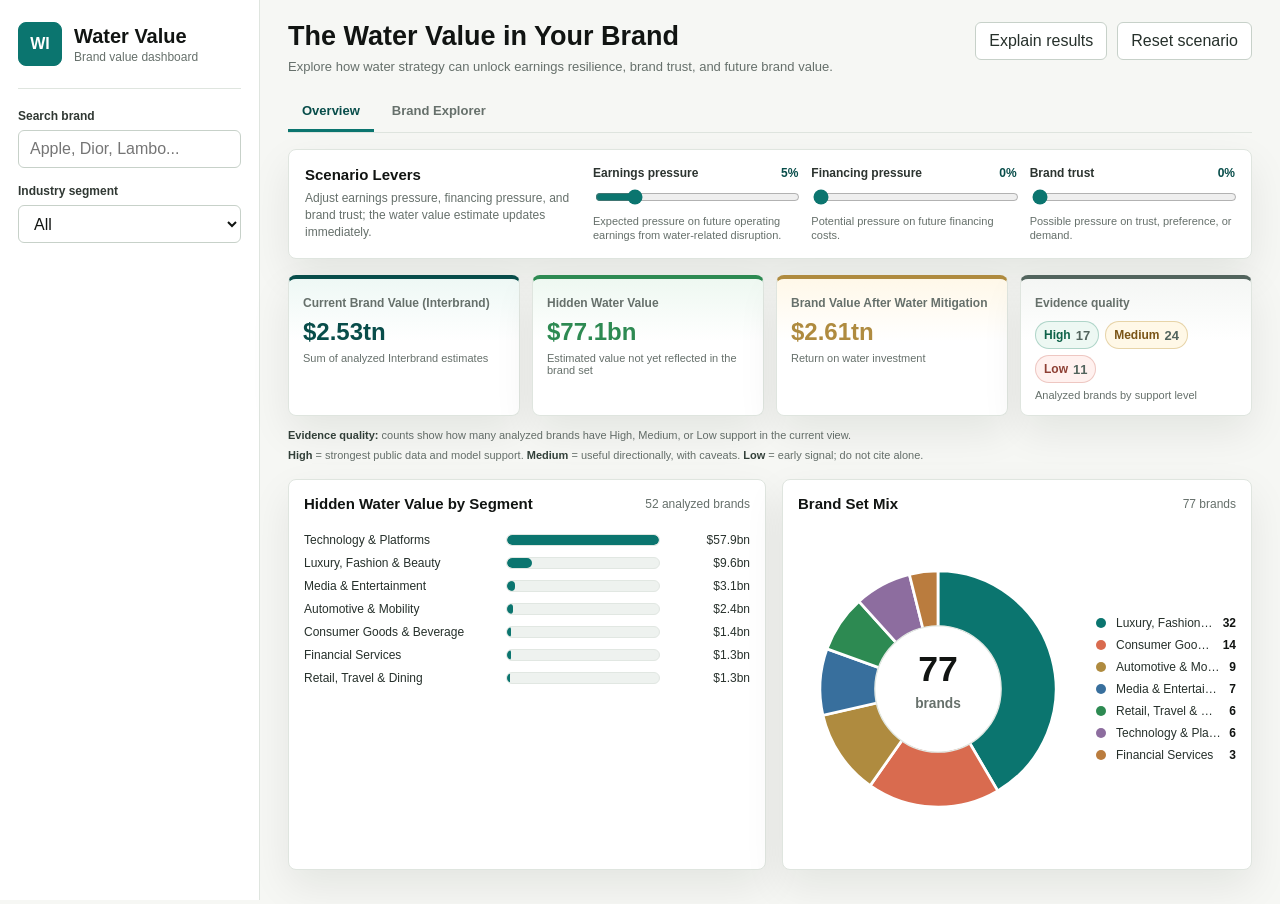
<file: index.html>
<!doctype html>
<html lang="en">
  <head>
    <meta charset="UTF-8" />
    <meta name="viewport" content="width=device-width, initial-scale=1.0" />
    <title>The Water Value in Your Brand | EquariusAI</title>
    <link rel="icon" href="data:," />
    <link rel="stylesheet" href="./styles.css?v=20260622-public-sync" />
  </head>
  <body class="simple-mode">
    <div class="app-shell">
      <aside class="sidebar">
        <div class="brand-lockup">
          <div class="mark">WI</div>
          <div>
            <h1>Water Value</h1>
            <p>Brand value dashboard</p>
          </div>
        </div>

        <label class="field-label" for="searchInput">Search brand</label>
        <input id="searchInput" class="text-input" type="search" placeholder="Apple, Dior, Lambo..." />

        <div class="public-defaults" hidden>
          <input id="adOnly" type="checkbox" />
          <input id="modelableOnly" type="checkbox" />
        </div>

        <label class="field-label" for="segmentFilter">Industry segment</label>
        <select id="segmentFilter" class="select-input"></select>

        <div class="technical-only">
          <div class="filter-block">
            <div class="filter-title">Advanced Filters</div>
            <label class="check-row"><input id="top100Only" type="checkbox" /> 2025 Interbrand Top 100</label>
          </div>

          <label class="field-label" for="qualityFilter">Data quality</label>
          <select id="qualityFilter" class="select-input">
            <option value="All">All</option>
            <option value="High">High</option>
            <option value="Medium">Medium</option>
            <option value="Low">Low</option>
            <option value="Unknown">Unknown</option>
          </select>

          <label class="field-label" for="categoryFilter">Output category</label>
          <select id="categoryFilter" class="select-input"></select>

          <select id="groupFilter" class="select-input" hidden>
            <option value="All">All</option>
          </select>

          <div class="source-box">
            <span>Source workbook</span>
            <strong id="sourceName">Loading...</strong>
            <small id="generatedAt"></small>
          </div>
        </div>
      </aside>

      <main class="dashboard">
        <header class="topbar">
          <div>
            <h2>The Water Value in Your Brand</h2>
            <p>Explore how water strategy can unlock earnings resilience, brand trust, and future brand value.</p>
          </div>
          <div class="top-actions">
            <button id="advancedToggle" class="ghost-button">Explain results</button>
            <button id="resetScenario" class="ghost-button">Reset scenario</button>
            <button id="exportCsv" class="primary-button technical-only">Export visible rows</button>
          </div>
        </header>

        <nav class="tabs" aria-label="Dashboard views">
          <button class="tab active" data-tab="overview">Overview</button>
          <button class="tab" data-tab="explorer">Brand Explorer</button>
          <button class="tab technical-only" data-tab="portfolio">Portfolio</button>
          <button class="tab technical-only" data-tab="backtest">Back-test</button>
          <button class="tab technical-only" data-tab="audit">Audit</button>
        </nav>

        <section class="scenario-panel">
          <div class="scenario-title">
            <h3>Scenario Levers</h3>
            <p>Adjust earnings pressure, financing pressure, and brand trust; the water value estimate updates immediately.</p>
          </div>
          <div class="slider-grid" id="scenarioControls"></div>
        </section>

        <section class="selection-strip" id="selectionStrip" hidden></section>
        <section class="kpi-grid" id="kpiGrid"></section>
        <section class="confidence-footnotes" id="confidenceFootnotes"></section>
        <section class="manager-insights advanced-only" id="managerInsights"></section>

        <section class="tab-panel active" id="overview">
          <div class="two-column">
            <div class="panel wide">
              <div class="panel-head">
                <h3>Hidden Water Value by Segment</h3>
                <span id="sectorChartNote"></span>
              </div>
              <div id="sectorVarChart" class="chart-area"></div>
            </div>
            <div class="panel">
              <div class="panel-head">
                <h3>Brand Set Mix</h3>
                <span id="mixCount"></span>
              </div>
              <div id="segmentMixChart" class="chart-area compact"></div>
            </div>
          </div>
        </section>

        <section class="tab-panel" id="explorer">
          <div class="explorer-grid">
            <div class="panel brand-picker-panel">
              <div class="panel-head">
                <h3>Choose a Brand</h3>
                <span id="tableCount"></span>
              </div>
              <div id="brandCards" class="brand-card-list"></div>
            </div>

            <div class="panel detail-panel story-panel">
              <div class="panel-head">
                <h3 id="detailBrand">Brand Read</h3>
                <span id="detailStatus"></span>
              </div>
              <div id="brandStory" class="brand-story"></div>
              <div id="impactBridge" class="impact-bridge"></div>
              <div id="detailMetrics" class="detail-metrics story-metrics"></div>
              <div id="historyChart" class="chart-area history technical-only"></div>
              <div class="note-stack">
                <div>
                  <strong>Readout</strong>
                  <p id="detailSource"></p>
                </div>
                <div class="technical-only">
                  <strong>Validation notes</strong>
                  <p id="detailNotes"></p>
                </div>
              </div>
            </div>
          </div>
        </section>

        <section class="tab-panel technical-only" id="portfolio">
          <div class="portfolio-grid" id="portfolioGrid"></div>
        </section>

        <section class="tab-panel technical-only" id="backtest">
          <div class="panel">
            <div class="panel-head">
              <h3>Back-test Evidence</h3>
              <span>Lower prediction miss and higher fit score are stronger</span>
            </div>
            <div id="backtestScatter" class="chart-area scatter"></div>
          </div>
          <div class="panel table-panel">
            <div class="panel-head">
              <h3>Back-test Table</h3>
              <span id="backtestCount"></span>
            </div>
            <div class="table-wrap short">
              <table id="backtestTable">
                <thead>
                  <tr>
                    <th>Brand</th>
                    <th>Points</th>
                    <th>Prediction miss</th>
                    <th>Fit score</th>
                    <th>Years used</th>
                    <th>Category</th>
                  </tr>
                </thead>
                <tbody></tbody>
              </table>
            </div>
          </div>
        </section>

        <section class="tab-panel technical-only" id="audit">
          <div class="audit-grid" id="auditGrid"></div>
        </section>
      </main>
    </div>

    <script src="./dashboard-data.js?v=20260622-public-sync"></script>
    <script src="./app.js?v=20260622-public-sync"></script>
  </body>
</html>
</file>
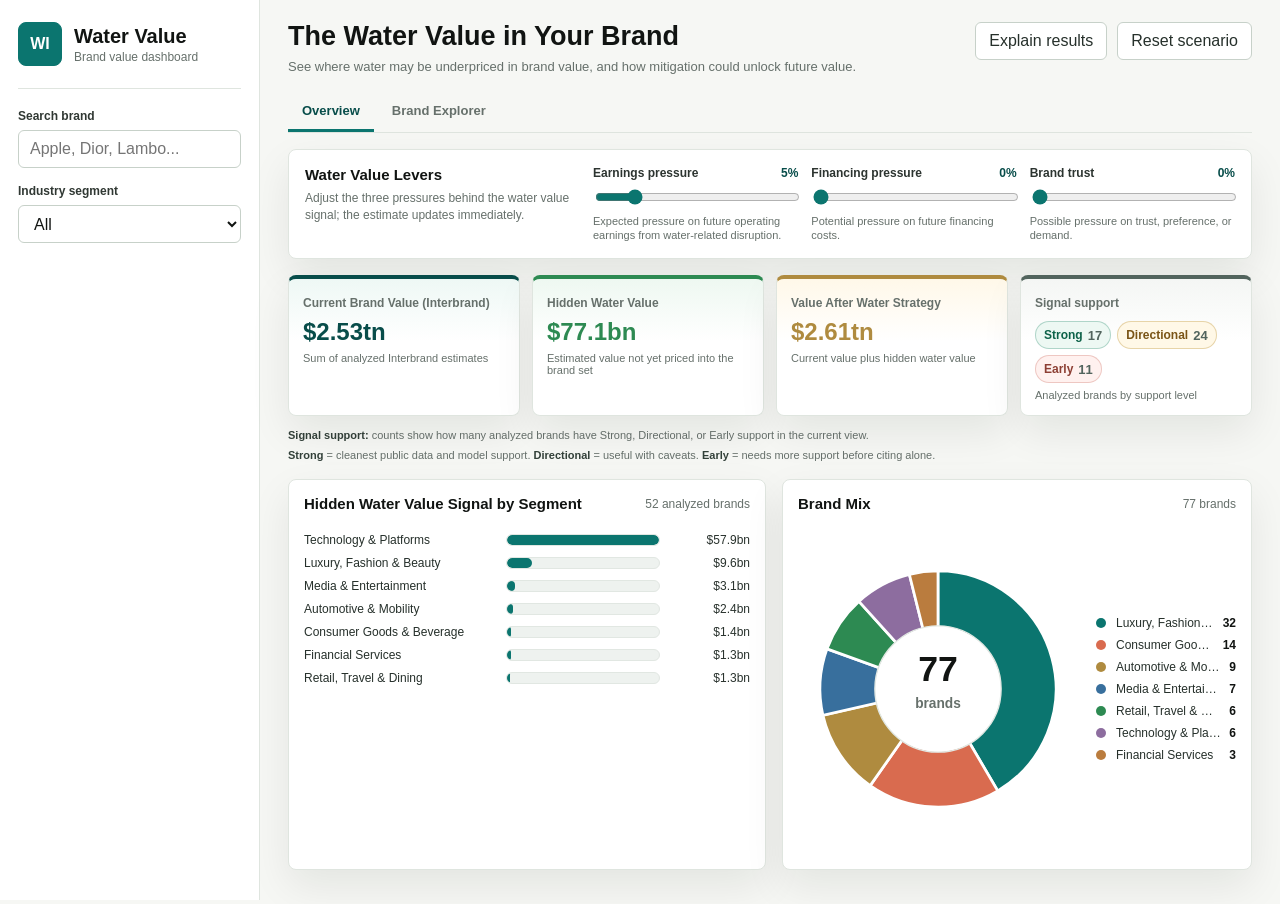
<file: water-value-signal/index.html>
<!doctype html>
<html lang="en">
  <head>
    <meta charset="UTF-8" />
    <meta name="viewport" content="width=device-width, initial-scale=1.0" />
    <title>The Water Value in Your Brand | EquariusAI</title>
    <link rel="icon" href="data:," />
    <link rel="stylesheet" href="./styles.css?v=20260624-local-signal" />
  </head>
  <body class="simple-mode">
    <div class="app-shell">
      <aside class="sidebar">
        <div class="brand-lockup">
          <div class="mark">WI</div>
          <div>
            <h1>Water Value</h1>
            <p>Brand value dashboard</p>
          </div>
        </div>

        <label class="field-label" for="searchInput">Search brand</label>
        <input id="searchInput" class="text-input" type="search" placeholder="Apple, Dior, Lambo..." />

        <div class="public-defaults" hidden>
          <input id="adOnly" type="checkbox" />
          <input id="modelableOnly" type="checkbox" />
        </div>

        <label class="field-label" for="segmentFilter">Industry segment</label>
        <select id="segmentFilter" class="select-input"></select>

        <div class="technical-only">
          <div class="filter-block">
            <div class="filter-title">Advanced Filters</div>
            <label class="check-row"><input id="top100Only" type="checkbox" /> 2025 Interbrand Top 100</label>
          </div>

          <label class="field-label" for="qualityFilter">Data quality</label>
          <select id="qualityFilter" class="select-input">
            <option value="All">All</option>
            <option value="High">High</option>
            <option value="Medium">Medium</option>
            <option value="Low">Low</option>
            <option value="Unknown">Unknown</option>
          </select>

          <label class="field-label" for="categoryFilter">Output category</label>
          <select id="categoryFilter" class="select-input"></select>

          <select id="groupFilter" class="select-input" hidden>
            <option value="All">All</option>
          </select>

          <div class="source-box">
            <span>Source workbook</span>
            <strong id="sourceName">Loading...</strong>
            <small id="generatedAt"></small>
          </div>
        </div>
      </aside>

      <main class="dashboard">
        <header class="topbar">
          <div>
            <h2>The Water Value in Your Brand</h2>
            <p>See where water may be underpriced in brand value, and how mitigation could unlock future value.</p>
          </div>
          <div class="top-actions">
            <button id="advancedToggle" class="ghost-button">Explain results</button>
            <button id="resetScenario" class="ghost-button">Reset scenario</button>
            <button id="exportCsv" class="primary-button technical-only">Export visible rows</button>
          </div>
        </header>

        <nav class="tabs" aria-label="Dashboard views">
          <button class="tab active" data-tab="overview">Overview</button>
          <button class="tab" data-tab="explorer">Brand Explorer</button>
          <button class="tab technical-only" data-tab="portfolio">Portfolio</button>
          <button class="tab technical-only" data-tab="backtest">Back-test</button>
          <button class="tab technical-only" data-tab="audit">Audit</button>
        </nav>

        <section class="top-brands-banner" id="topBrandsBanner" aria-label="Top brand signals"></section>

        <section class="scenario-panel">
          <div class="scenario-title">
            <h3>Water Value Levers</h3>
            <p>Adjust the three pressures behind the water value signal; the estimate updates immediately.</p>
          </div>
          <div class="slider-grid" id="scenarioControls"></div>
        </section>

        <section class="selection-strip" id="selectionStrip" hidden></section>
        <section class="kpi-grid" id="kpiGrid"></section>
        <section class="confidence-footnotes" id="confidenceFootnotes"></section>
        <section class="manager-insights advanced-only" id="managerInsights"></section>

        <section class="tab-panel active" id="overview">
          <div class="two-column">
            <div class="panel wide">
              <div class="panel-head">
                <h3>Hidden Water Value Signal by Segment</h3>
                <span id="sectorChartNote"></span>
              </div>
              <div id="sectorVarChart" class="chart-area"></div>
            </div>
            <div class="panel">
              <div class="panel-head">
                <h3>Brand Mix</h3>
                <span id="mixCount"></span>
              </div>
              <div id="segmentMixChart" class="chart-area compact"></div>
            </div>
          </div>
        </section>

        <section class="tab-panel" id="explorer">
          <div class="explorer-grid">
            <div class="panel brand-picker-panel">
              <div class="panel-head">
                <h3>Choose a Brand</h3>
                <span id="tableCount"></span>
              </div>
              <div id="brandCards" class="brand-card-list"></div>
            </div>

            <div class="panel detail-panel story-panel">
              <div class="panel-head">
                <h3 id="detailBrand">Brand Read</h3>
                <span id="detailStatus"></span>
              </div>
              <div id="brandStory" class="brand-story"></div>
              <div id="impactBridge" class="impact-bridge"></div>
              <div id="detailMetrics" class="detail-metrics story-metrics"></div>
              <div id="historyChart" class="chart-area history technical-only"></div>
              <div class="note-stack">
                <div>
                  <strong>Readout</strong>
                  <p id="detailSource"></p>
                </div>
                <div class="technical-only">
                  <strong>Validation notes</strong>
                  <p id="detailNotes"></p>
                </div>
              </div>
            </div>
          </div>
        </section>

        <section class="tab-panel technical-only" id="portfolio">
          <div class="portfolio-grid" id="portfolioGrid"></div>
        </section>

        <section class="tab-panel technical-only" id="backtest">
          <div class="panel">
            <div class="panel-head">
              <h3>Back-test Evidence</h3>
              <span>Lower prediction miss and higher fit score are stronger</span>
            </div>
            <div id="backtestScatter" class="chart-area scatter"></div>
          </div>
          <div class="panel table-panel">
            <div class="panel-head">
              <h3>Back-test Table</h3>
              <span id="backtestCount"></span>
            </div>
            <div class="table-wrap short">
              <table id="backtestTable">
                <thead>
                  <tr>
                    <th>Brand</th>
                    <th>Points</th>
                    <th>Prediction miss</th>
                    <th>Fit score</th>
                    <th>Years used</th>
                    <th>Category</th>
                  </tr>
                </thead>
                <tbody></tbody>
              </table>
            </div>
          </div>
        </section>

        <section class="tab-panel technical-only" id="audit">
          <div class="audit-grid" id="auditGrid"></div>
        </section>
      </main>
    </div>

    <script src="./dashboard-data.js?v=20260624-local-signal"></script>
    <script src="./app.js?v=20260624-local-signal"></script>
  </body>
</html>
</file>
<file: styles.css>
:root {
  --bg: #f6f7f4;
  --paper: #ffffff;
  --ink: #111412;
  --muted: #66706b;
  --line: #dfe5df;
  --line-strong: #c7d1c9;
  --teal: #0b756f;
  --teal-dark: #084d4a;
  --teal-soft: #d9efec;
  --coral: #d96b4f;
  --coral-soft: #f6d9cf;
  --gold: #af8b3f;
  --green: #2d8a52;
  --amber: #b37a19;
  --red: #b64b42;
  --blue: #386f9d;
  --shadow: 0 16px 40px rgba(17, 20, 18, 0.08);
  --radius: 8px;
  font-family: Arial, Helvetica, sans-serif;
}

* {
  box-sizing: border-box;
}

body {
  margin: 0;
  min-height: 100vh;
  color: var(--ink);
  background: var(--bg);
  font-family: Arial, Helvetica, sans-serif;
  letter-spacing: 0;
}

button,
input,
select {
  font: inherit;
}

.app-shell {
  display: grid;
  grid-template-columns: 288px 1fr;
  min-height: 100vh;
}

.sidebar {
  position: sticky;
  top: 0;
  height: 100vh;
  overflow-y: auto;
  padding: 22px 18px;
  background: #ffffff;
  border-right: 1px solid var(--line);
}

.brand-lockup {
  display: flex;
  align-items: center;
  gap: 12px;
  padding-bottom: 22px;
  border-bottom: 1px solid var(--line);
  margin-bottom: 20px;
}

.mark {
  width: 44px;
  height: 44px;
  display: grid;
  place-items: center;
  border: 1px solid var(--teal);
  background: var(--teal);
  color: white;
  font-weight: 700;
  border-radius: 8px;
}

.brand-lockup h1,
.topbar h2,
.panel h3,
.scenario-title h3 {
  margin: 0;
  letter-spacing: 0;
}

.brand-lockup h1 {
  font-size: 20px;
  line-height: 1.1;
}

.brand-lockup p,
.topbar p,
.scenario-title p,
.source-box small,
.source-box span,
.panel-head span {
  color: var(--muted);
}

.brand-lockup p {
  margin: 3px 0 0;
  font-size: 12px;
}

.field-label,
.filter-title {
  display: block;
  margin: 16px 0 7px;
  font-size: 12px;
  font-weight: 700;
  color: #303833;
}

.text-input,
.select-input {
  width: 100%;
  height: 38px;
  border: 1px solid var(--line-strong);
  border-radius: 6px;
  background: white;
  color: var(--ink);
  padding: 0 11px;
  outline: none;
}

.text-input:focus,
.select-input:focus {
  border-color: var(--teal);
  box-shadow: 0 0 0 3px var(--teal-soft);
}

.filter-block {
  margin-top: 18px;
  padding: 12px;
  background: #f7faf8;
  border: 1px solid var(--line);
  border-radius: var(--radius);
}

.check-row {
  display: flex;
  align-items: center;
  gap: 8px;
  min-height: 28px;
  font-size: 13px;
  color: #2b332e;
}

.check-row input {
  accent-color: var(--teal);
}

.source-box {
  margin-top: 22px;
  padding: 12px;
  border: 1px solid var(--line);
  border-radius: var(--radius);
  background: #fbfcfb;
}

.source-box span,
.source-box small {
  display: block;
  font-size: 11px;
}

.source-box strong {
  display: block;
  margin: 5px 0;
  font-size: 12px;
  line-height: 1.3;
  word-break: break-word;
}

.dashboard {
  min-width: 0;
  padding: 22px 28px 34px;
}

.simple-mode .advanced-only {
  display: none !important;
}

.technical-only {
  display: none !important;
}

.simple-mode .app-shell {
  grid-template-columns: 260px 1fr;
}

.simple-mode .tab[data-tab="portfolio"],
.simple-mode .tab[data-tab="backtest"],
.simple-mode .tab[data-tab="audit"] {
  display: none;
}

.simple-mode .scenario-panel {
  grid-template-columns: minmax(220px, 270px) 1fr;
}

.simple-mode .slider-grid {
  grid-template-columns: repeat(3, minmax(180px, 1fr));
}

.simple-mode .kpi-grid {
  grid-template-columns: repeat(4, minmax(160px, 1fr));
}

.simple-mode .chart-area {
  min-height: 250px;
}

.simple-mode .chart-area.compact {
  min-height: 330px;
}

.simple-mode .pie-layout {
  min-height: 330px;
}

.topbar {
  display: flex;
  align-items: flex-start;
  justify-content: space-between;
  gap: 20px;
  margin-bottom: 18px;
}

.topbar h2 {
  font-size: 27px;
  line-height: 1.1;
}

.topbar p {
  margin: 7px 0 0;
  max-width: 800px;
  font-size: 13px;
}

.top-actions {
  display: flex;
  gap: 10px;
  align-items: center;
}

.primary-button,
.ghost-button {
  height: 38px;
  padding: 0 13px;
  border-radius: 6px;
  border: 1px solid var(--line-strong);
  cursor: pointer;
  white-space: nowrap;
}

.primary-button {
  border-color: var(--teal);
  background: var(--teal);
  color: white;
  font-weight: 700;
}

.ghost-button {
  background: white;
  color: #26302b;
}

.tabs {
  display: flex;
  gap: 4px;
  border-bottom: 1px solid var(--line);
  margin-bottom: 16px;
}

.tab {
  height: 40px;
  padding: 0 14px;
  border: 0;
  border-bottom: 3px solid transparent;
  background: transparent;
  color: var(--muted);
  cursor: pointer;
  font-size: 13px;
  font-weight: 700;
}

.tab.active {
  color: var(--teal-dark);
  border-color: var(--teal);
}

.scenario-panel,
.panel,
.kpi-card {
  background: var(--paper);
  border: 1px solid var(--line);
  border-radius: var(--radius);
  box-shadow: var(--shadow);
}

.scenario-panel {
  display: grid;
  grid-template-columns: minmax(240px, 320px) 1fr;
  gap: 18px;
  padding: 16px;
  margin-bottom: 16px;
}

.scenario-title h3,
.panel h3 {
  font-size: 15px;
}

.scenario-title p {
  margin: 7px 0 0;
  font-size: 12px;
  line-height: 1.45;
}

.slider-grid {
  display: grid;
  grid-template-columns: repeat(4, minmax(150px, 1fr));
  gap: 13px;
}

.slider-control {
  min-width: 0;
}

.slider-top {
  display: flex;
  justify-content: space-between;
  gap: 10px;
  margin-bottom: 7px;
  color: #2c3430;
  font-size: 12px;
  font-weight: 700;
}

.slider-top span:last-child {
  color: var(--teal-dark);
}

.slider-control input[type="range"] {
  width: 100%;
  accent-color: var(--teal);
}

.slider-help {
  margin: 5px 0 0;
  color: var(--muted);
  font-size: 11px;
  line-height: 1.3;
}

.selection-strip {
  position: sticky;
  top: 0;
  z-index: 15;
  display: flex;
  align-items: center;
  justify-content: flex-start;
  gap: 16px;
  padding: 12px 14px;
  margin: -2px 0 14px;
  border: 1px solid rgba(175, 139, 63, 0.34);
  border-left: 6px solid var(--gold);
  border-radius: var(--radius);
  background: linear-gradient(90deg, #fff8e8 0%, #ffffff 62%);
  box-shadow: 0 12px 30px rgba(95, 71, 28, 0.12);
}

.selection-strip[hidden] {
  display: none;
}

.selection-strip-main {
  display: flex;
  align-items: center;
  gap: 11px;
  min-width: 0;
}

.brand-logo.selection-logo {
  flex: 0 0 auto;
  width: 42px;
  height: 42px;
  border-color: rgba(175, 139, 63, 0.32);
  background: #ffffff;
  box-shadow: 0 6px 16px rgba(95, 71, 28, 0.12);
}

.brand-logo.selection-logo img {
  width: 29px;
  height: 29px;
}

.brand-logo.selection-logo .brand-logo-fallback {
  color: var(--teal-dark);
  font-size: 12px;
}

.selection-strip-main > span {
  display: grid;
  gap: 2px;
  min-width: 0;
}

.selection-strip-main small {
  color: #7a5416;
  font-size: 12px;
  font-weight: 800;
  text-transform: uppercase;
}

.selection-strip-main strong {
  min-width: 0;
  color: var(--ink);
  font-size: 21px;
  line-height: 1.08;
  overflow: hidden;
  text-overflow: ellipsis;
  white-space: nowrap;
}

.selection-strip-main em {
  color: #665b46;
  font-size: 12px;
  font-style: normal;
  line-height: 1.25;
}

.kpi-grid {
  display: grid;
  grid-template-columns: repeat(4, minmax(160px, 1fr));
  gap: 12px;
  margin-bottom: 16px;
}

.kpi-card {
  --kpi-accent: var(--line-strong);
  --kpi-tint: #ffffff;
  padding: 14px;
  position: relative;
  overflow: hidden;
  border-top: 4px solid var(--kpi-accent);
  background: linear-gradient(180deg, var(--kpi-tint) 0%, #ffffff 46%);
}

.kpi-card span {
  color: var(--muted);
  font-size: 12px;
  font-weight: 700;
}

.kpi-card strong {
  display: block;
  margin-top: 8px;
  color: var(--kpi-accent);
  font-size: 24px;
  line-height: 1.1;
}

.kpi-card small {
  display: block;
  color: var(--muted);
  margin-top: 6px;
  font-size: 11px;
}

.kpi-card:nth-child(1) {
  --kpi-accent: var(--teal-dark);
  --kpi-tint: #eef8f5;
}

.kpi-card:nth-child(2) {
  --kpi-accent: var(--green);
  --kpi-tint: #eef8f1;
}

.kpi-card:nth-child(3) {
  --kpi-accent: var(--gold);
  --kpi-tint: #fff8e9;
}

.kpi-card:nth-child(4) {
  --kpi-accent: #52645d;
  --kpi-tint: #f4f6f4;
}

.confidence-mix {
  display: flex;
  flex-wrap: wrap;
  gap: 6px;
  margin-top: 10px;
}

.confidence-pill {
  display: inline-flex;
  align-items: center;
  gap: 5px;
  min-height: 28px;
  padding: 5px 8px;
  border-radius: 999px;
  border: 1px solid var(--line);
  background: #f8faf9;
  color: #25302a;
  font-size: 11px;
  font-weight: 800;
  line-height: 1;
}

.confidence-pill strong {
  display: inline;
  margin: 0;
  font-size: 13px;
  line-height: 1;
}

.confidence-pill.high {
  border-color: rgba(16, 122, 89, 0.28);
  background: #edf8f3;
  color: #0e6249;
}

.confidence-pill.medium {
  border-color: rgba(181, 133, 35, 0.32);
  background: #fff8e7;
  color: #7a5416;
}

.confidence-pill.low {
  border-color: rgba(192, 90, 75, 0.28);
  background: #fff1ef;
  color: #8d3f34;
}

.confidence-footnotes {
  display: grid;
  gap: 4px;
  margin: -4px 0 16px;
  color: var(--muted);
  font-size: 11px;
  line-height: 1.4;
}

.confidence-footnotes p {
  margin: 0;
}

.confidence-footnotes strong {
  color: #33413a;
}

.tab-panel {
  display: none;
}

.tab-panel.active {
  display: block;
}

.two-column {
  display: grid;
  grid-template-columns: minmax(0, 1fr) minmax(470px, 0.95fr);
  gap: 16px;
}

.two-column.lower {
  grid-template-columns: minmax(300px, 0.7fr) minmax(0, 1.3fr);
  margin-top: 16px;
}

.panel {
  min-width: 0;
  padding: 15px;
}

.panel-head {
  display: flex;
  align-items: center;
  justify-content: space-between;
  gap: 14px;
  margin-bottom: 12px;
}

.panel-head span {
  font-size: 12px;
}

.chart-area {
  min-height: 292px;
  overflow: hidden;
}

.chart-area.compact {
  min-height: 250px;
}

.chart-area.history {
  min-height: 210px;
  margin-top: 12px;
}

.chart-area.scatter {
  min-height: 360px;
}

.bar-row {
  display: grid;
  grid-template-columns: minmax(120px, 190px) 1fr minmax(78px, auto);
  gap: 12px;
  align-items: center;
  margin: 9px 0;
  font-size: 12px;
}

.bar-label {
  color: #26302b;
  overflow: hidden;
  text-overflow: ellipsis;
  white-space: nowrap;
}

.bar-track {
  height: 12px;
  background: #eef2ef;
  border: 1px solid #e1e7e2;
  border-radius: 999px;
  overflow: hidden;
}

.bar-fill {
  height: 100%;
  border-radius: inherit;
  background: var(--teal);
}

.bar-value {
  color: #29322d;
  text-align: right;
  font-variant-numeric: tabular-nums;
}

.explorer-grid {
  display: grid;
  grid-template-columns: minmax(330px, 0.82fr) minmax(480px, 1.18fr);
  gap: 16px;
}

.brand-card-list {
  display: grid;
  gap: 9px;
  max-height: 660px;
  overflow: auto;
  padding-right: 4px;
}

.brand-card {
  width: 100%;
  display: grid;
  grid-template-columns: 36px minmax(0, 1fr) minmax(92px, auto);
  align-items: center;
  gap: 12px;
  padding: 12px;
  border: 1px solid var(--line);
  border-radius: 8px;
  background: #fbfcfb;
  color: var(--ink);
  text-align: left;
  cursor: pointer;
}

.brand-card:hover,
.brand-card.selected {
  border-color: var(--teal);
  background: #f1faf7;
}

.brand-card.selected {
  box-shadow: inset 4px 0 0 var(--teal), 0 8px 20px rgba(8, 77, 74, 0.08);
}

.brand-logo {
  width: 36px;
  height: 36px;
  display: grid;
  place-items: center;
  border: 1px solid #dde6e2;
  border-radius: 8px;
  background: white;
  overflow: hidden;
}

.brand-logo img {
  width: 25px;
  height: 25px;
  object-fit: contain;
}

.brand-logo-fallback {
  display: none;
  color: var(--teal-dark);
  font-size: 11px;
  font-weight: 800;
  letter-spacing: 0;
}

.brand-logo.fallback {
  background: #eef7f4;
}

.brand-logo.fallback .brand-logo-fallback {
  display: block;
}

.brand-logo.fallback img {
  display: none;
}

.detail-logo {
  width: 32px;
  height: 32px;
  flex: 0 0 auto;
}

#detailBrand {
  display: flex;
  align-items: center;
  gap: 10px;
  min-width: 0;
}

#detailBrand span:last-child {
  min-width: 0;
  overflow: hidden;
  text-overflow: ellipsis;
  white-space: nowrap;
}

.brand-card-main,
.brand-card-impact {
  display: grid;
  gap: 3px;
  min-width: 0;
}

.brand-card-main strong,
.brand-card-impact strong {
  font-size: 13px;
  line-height: 1.2;
}

.brand-card-main small,
.brand-card-impact small {
  min-width: 0;
  color: var(--muted);
  font-size: 11px;
  line-height: 1.25;
  overflow: hidden;
  text-overflow: ellipsis;
  white-space: nowrap;
}

.brand-card-impact {
  min-width: 86px;
  text-align: right;
}

.brand-card .badge {
  grid-column: 2;
  justify-self: start;
}

.selected-pill {
  grid-column: 3;
  justify-self: end;
  align-self: center;
  min-height: 22px;
  padding: 4px 8px;
  border: 1px solid rgba(11, 117, 111, 0.32);
  border-radius: 999px;
  background: #ffffff;
  color: var(--teal-dark);
  font-size: 10px;
  font-weight: 800;
  line-height: 1;
  text-transform: uppercase;
}

.story-panel {
  align-self: start;
}

.brand-story {
  padding: 14px;
  border: 1px solid var(--line);
  border-radius: 8px;
  background: #fbfcfb;
  margin-bottom: 12px;
}

.brand-story p {
  margin: 0;
  color: #39433e;
  font-size: 13px;
  line-height: 1.5;
}

.brand-story p + p {
  margin-top: 8px;
  color: var(--muted);
}

.story-lead {
  font-size: 15px !important;
  color: var(--ink) !important;
}

.impact-bridge {
  display: grid;
  gap: 10px;
  padding: 13px;
  border: 1px solid var(--line);
  border-radius: 8px;
  background: white;
  margin-bottom: 12px;
}

.impact-row {
  display: grid;
  grid-template-columns: minmax(160px, 190px) 1fr minmax(74px, auto);
  gap: 10px;
  align-items: center;
  font-size: 12px;
}

.impact-row span {
  color: #39433e;
}

.impact-row strong {
  text-align: right;
  font-variant-numeric: tabular-nums;
}

.impact-track {
  height: 12px;
  border: 1px solid #e1e7e2;
  border-radius: 999px;
  background: #eef2ef;
  overflow: hidden;
}

.impact-fill {
  height: 100%;
  border-radius: inherit;
}

.impact-fill.base {
  background: #9bb0aa;
}

.impact-fill.water {
  background: var(--teal);
}

.impact-fill.risk {
  background: var(--coral);
}

.impact-empty {
  display: grid;
  gap: 4px;
  padding: 14px;
  border: 1px dashed var(--line-strong);
  border-radius: 8px;
  color: var(--muted);
  background: #fbfcfb;
}

.story-metrics {
  grid-template-columns: repeat(3, minmax(0, 1fr));
}

.table-wrap {
  overflow: auto;
  max-height: 650px;
  border: 1px solid var(--line);
  border-radius: 7px;
}

.table-wrap.short {
  max-height: 420px;
}

table {
  width: 100%;
  border-collapse: collapse;
  font-size: 12px;
  background: white;
}

th,
td {
  padding: 9px 10px;
  border-bottom: 1px solid var(--line);
  text-align: left;
  vertical-align: top;
}

th {
  position: sticky;
  top: 0;
  z-index: 1;
  color: #27312c;
  background: #eef4f0;
  font-weight: 700;
  cursor: pointer;
  white-space: nowrap;
}

td.num {
  text-align: right;
  font-variant-numeric: tabular-nums;
}

tbody tr {
  cursor: pointer;
}

tbody tr:hover,
tbody tr.selected {
  background: #f2faf8;
}

.badge {
  display: inline-flex;
  align-items: center;
  min-height: 22px;
  padding: 2px 7px;
  border-radius: 6px;
  font-size: 11px;
  font-weight: 700;
  border: 1px solid transparent;
  white-space: nowrap;
}

.badge.high,
.badge.ready {
  background: #e6f3e9;
  color: #1e6b3b;
  border-color: #bfdfc7;
}

.badge.medium,
.badge.close,
.badge.direction {
  background: #f8ecd5;
  color: #855913;
  border-color: #ead2a4;
}

.badge.low,
.badge.review,
.badge.insufficient {
  background: #f7e1db;
  color: #953a30;
  border-color: #e9beb5;
}

.badge.unknown {
  background: #eef1ef;
  color: #52605a;
  border-color: #d8dfda;
}

.detail-metrics {
  display: grid;
  grid-template-columns: repeat(2, minmax(0, 1fr));
  gap: 10px;
}

.metric-tile {
  border: 1px solid var(--line);
  border-radius: 7px;
  padding: 10px;
  background: #fbfcfb;
}

.metric-tile span {
  display: block;
  color: var(--muted);
  font-size: 11px;
  font-weight: 700;
}

.metric-tile strong {
  display: block;
  margin-top: 5px;
  font-size: 16px;
  font-variant-numeric: tabular-nums;
}

.note-stack {
  display: grid;
  gap: 10px;
  margin-top: 12px;
}

.note-stack div {
  padding-top: 10px;
  border-top: 1px solid var(--line);
}

.note-stack strong {
  font-size: 12px;
}

.note-stack p {
  margin: 5px 0 0;
  color: var(--muted);
  font-size: 12px;
  line-height: 1.45;
}

.portfolio-grid {
  display: grid;
  grid-template-columns: repeat(2, minmax(320px, 1fr));
  gap: 16px;
}

.portfolio-card {
  background: white;
  border: 1px solid var(--line);
  border-radius: var(--radius);
  box-shadow: var(--shadow);
  padding: 16px;
}

.portfolio-card h3 {
  margin: 0;
  font-size: 18px;
}

.portfolio-card p {
  color: var(--muted);
  font-size: 12px;
  line-height: 1.45;
}

.portfolio-metrics {
  display: grid;
  grid-template-columns: repeat(3, minmax(0, 1fr));
  gap: 9px;
  margin: 13px 0;
}

.portfolio-list {
  margin: 0;
  padding-left: 17px;
  color: #303833;
  font-size: 12px;
  line-height: 1.55;
}

.audit-grid {
  display: grid;
  grid-template-columns: repeat(3, minmax(260px, 1fr));
  gap: 16px;
}

.audit-card {
  background: white;
  border: 1px solid var(--line);
  border-radius: var(--radius);
  padding: 15px;
}

.audit-card h3 {
  margin: 0 0 10px;
  font-size: 15px;
}

.audit-card p,
.audit-card li {
  color: var(--muted);
  font-size: 12px;
  line-height: 1.5;
}

.audit-card ul {
  margin: 0;
  padding-left: 18px;
}

.empty-state {
  display: grid;
  place-items: center;
  min-height: 180px;
  color: var(--muted);
  border: 1px dashed var(--line-strong);
  border-radius: var(--radius);
  background: #fbfcfb;
  font-size: 13px;
}

.manager-insights {
  display: grid;
  grid-template-columns: repeat(3, minmax(220px, 1fr));
  gap: 14px;
  margin-top: 16px;
  margin-bottom: 16px;
  scroll-margin-top: 16px;
}

.manager-card {
  border: 1px solid var(--line);
  border-radius: var(--radius);
  background: #fff;
  box-shadow: var(--shadow);
  padding: 16px;
  min-height: 150px;
}

.manager-card.focus {
  border-color: rgba(11, 117, 111, 0.35);
  background: #f3faf8;
}

.manager-card span {
  display: block;
  color: var(--teal-dark);
  font-size: 12px;
  font-weight: 800;
}

.manager-card h3 {
  margin: 8px 0;
  font-size: 18px;
  line-height: 1.2;
}

.manager-card p {
  margin: 0;
  color: var(--muted);
  font-size: 13px;
  line-height: 1.5;
}

.axis-label {
  fill: #607069;
  font-size: 11px;
}

.chart-label {
  fill: #25302a;
  font-size: 11px;
  font-weight: 700;
}

.chart-muted {
  fill: #66706b;
  font-size: 10px;
}

.pie-layout {
  display: grid;
  grid-template-columns: minmax(220px, 280px) minmax(130px, 1fr);
  gap: 18px;
  align-items: center;
  min-height: 320px;
}

.pie-svg {
  width: 100%;
  max-width: 280px;
  justify-self: center;
}

.pie-total {
  fill: var(--ink);
  font-size: 26px;
  font-weight: 700;
}

.pie-caption {
  fill: var(--muted);
  font-size: 10px;
  font-weight: 700;
}

.pie-legend {
  display: grid;
  gap: 8px;
  min-width: 0;
}

.pie-legend-row {
  display: grid;
  grid-template-columns: 12px minmax(0, 1fr) auto;
  align-items: center;
  gap: 8px;
  font-size: 12px;
}

.legend-dot {
  width: 10px;
  height: 10px;
  border-radius: 999px;
}

.legend-name {
  min-width: 0;
  overflow: hidden;
  text-overflow: ellipsis;
  white-space: nowrap;
  color: #26302b;
}

.pie-legend-row strong {
  font-variant-numeric: tabular-nums;
}

@media (max-width: 1180px) {
  .app-shell {
    grid-template-columns: 1fr;
  }

  .simple-mode .app-shell {
    grid-template-columns: 1fr;
  }

  .sidebar {
    position: relative;
    height: auto;
    display: grid;
    grid-template-columns: repeat(2, minmax(0, 1fr));
    gap: 12px 16px;
    border-right: 0;
    border-bottom: 1px solid var(--line);
  }

  .brand-lockup,
  .source-box,
  .filter-block {
    grid-column: span 2;
  }

  .scenario-panel,
  .two-column,
  .two-column.lower,
  .explorer-grid,
  .portfolio-grid,
  .audit-grid,
  .manager-insights {
    grid-template-columns: 1fr;
  }

  .slider-grid,
  .kpi-grid {
    grid-template-columns: repeat(2, minmax(0, 1fr));
  }

  .simple-mode .slider-grid,
  .simple-mode .kpi-grid {
    grid-template-columns: repeat(2, minmax(0, 1fr));
  }
}

@media (max-width: 720px) {
  .dashboard {
    padding: 18px 14px 28px;
  }

  .sidebar {
    grid-template-columns: 1fr;
    padding: 18px 14px;
  }

  .brand-lockup,
  .source-box,
  .filter-block {
    grid-column: span 1;
  }

  .topbar {
    flex-direction: column;
  }

  .top-actions,
  .tabs {
    width: 100%;
    overflow-x: auto;
  }

  .scenario-panel,
  .slider-grid,
  .kpi-grid,
  .detail-metrics {
    grid-template-columns: 1fr;
  }

  .selection-strip {
    align-items: flex-start;
    flex-direction: column;
    gap: 10px;
  }

  .simple-mode .scenario-panel,
  .simple-mode .slider-grid,
  .simple-mode .kpi-grid {
    grid-template-columns: 1fr;
  }

  .kpi-card strong {
    font-size: 21px;
  }

  .bar-row {
    grid-template-columns: minmax(92px, 130px) 1fr;
  }

  .bar-value {
    grid-column: 2;
    text-align: left;
  }

  .pie-layout {
    grid-template-columns: 1fr;
  }

  .brand-card {
    grid-template-columns: 36px minmax(0, 1fr);
    align-items: start;
  }

  .brand-card-impact {
    grid-column: 2;
    text-align: left;
  }

  .brand-card .badge {
    grid-column: 2;
    justify-self: start;
  }

  .selected-pill {
    grid-column: 2;
    justify-self: start;
  }

  .impact-row {
    grid-template-columns: 1fr;
    gap: 5px;
  }

  .impact-row strong {
    text-align: left;
  }

  .story-metrics {
    grid-template-columns: 1fr;
  }
}
</file>
<file: water-value-signal/styles.css>
:root {
  --bg: #f6f7f4;
  --paper: #ffffff;
  --ink: #111412;
  --muted: #66706b;
  --line: #dfe5df;
  --line-strong: #c7d1c9;
  --teal: #0b756f;
  --teal-dark: #084d4a;
  --teal-soft: #d9efec;
  --coral: #d96b4f;
  --coral-soft: #f6d9cf;
  --gold: #af8b3f;
  --green: #2d8a52;
  --amber: #b37a19;
  --red: #b64b42;
  --blue: #386f9d;
  --shadow: 0 16px 40px rgba(17, 20, 18, 0.08);
  --radius: 8px;
  font-family: Arial, Helvetica, sans-serif;
}

* {
  box-sizing: border-box;
}

body {
  margin: 0;
  min-height: 100vh;
  color: var(--ink);
  background: var(--bg);
  font-family: Arial, Helvetica, sans-serif;
  letter-spacing: 0;
}

button,
input,
select {
  font: inherit;
}

.app-shell {
  display: grid;
  grid-template-columns: 288px 1fr;
  min-height: 100vh;
}

.sidebar {
  position: sticky;
  top: 0;
  height: 100vh;
  overflow-y: auto;
  padding: 22px 18px;
  background: #ffffff;
  border-right: 1px solid var(--line);
}

.brand-lockup {
  display: flex;
  align-items: center;
  gap: 12px;
  padding-bottom: 22px;
  border-bottom: 1px solid var(--line);
  margin-bottom: 20px;
}

.mark {
  width: 44px;
  height: 44px;
  display: grid;
  place-items: center;
  border: 1px solid var(--teal);
  background: var(--teal);
  color: white;
  font-weight: 700;
  border-radius: 8px;
}

.brand-lockup h1,
.topbar h2,
.panel h3,
.scenario-title h3 {
  margin: 0;
  letter-spacing: 0;
}

.brand-lockup h1 {
  font-size: 20px;
  line-height: 1.1;
}

.brand-lockup p,
.topbar p,
.scenario-title p,
.source-box small,
.source-box span,
.panel-head span {
  color: var(--muted);
}

.brand-lockup p {
  margin: 3px 0 0;
  font-size: 12px;
}

.field-label,
.filter-title {
  display: block;
  margin: 16px 0 7px;
  font-size: 12px;
  font-weight: 700;
  color: #303833;
}

.text-input,
.select-input {
  width: 100%;
  height: 38px;
  border: 1px solid var(--line-strong);
  border-radius: 6px;
  background: white;
  color: var(--ink);
  padding: 0 11px;
  outline: none;
}

.text-input:focus,
.select-input:focus {
  border-color: var(--teal);
  box-shadow: 0 0 0 3px var(--teal-soft);
}

.filter-block {
  margin-top: 18px;
  padding: 12px;
  background: #f7faf8;
  border: 1px solid var(--line);
  border-radius: var(--radius);
}

.check-row {
  display: flex;
  align-items: center;
  gap: 8px;
  min-height: 28px;
  font-size: 13px;
  color: #2b332e;
}

.check-row input {
  accent-color: var(--teal);
}

.source-box {
  margin-top: 22px;
  padding: 12px;
  border: 1px solid var(--line);
  border-radius: var(--radius);
  background: #fbfcfb;
}

.source-box span,
.source-box small {
  display: block;
  font-size: 11px;
}

.source-box strong {
  display: block;
  margin: 5px 0;
  font-size: 12px;
  line-height: 1.3;
  word-break: break-word;
}

.dashboard {
  min-width: 0;
  padding: 22px 28px 34px;
}

.simple-mode .advanced-only {
  display: none !important;
}

.technical-only {
  display: none !important;
}

.simple-mode .app-shell {
  grid-template-columns: 260px 1fr;
}

.simple-mode .tab[data-tab="portfolio"],
.simple-mode .tab[data-tab="backtest"],
.simple-mode .tab[data-tab="audit"] {
  display: none;
}

.simple-mode .scenario-panel {
  grid-template-columns: minmax(220px, 270px) 1fr;
}

.simple-mode .slider-grid {
  grid-template-columns: repeat(3, minmax(180px, 1fr));
}

.simple-mode .kpi-grid {
  grid-template-columns: repeat(4, minmax(160px, 1fr));
}

.simple-mode .chart-area {
  min-height: 250px;
}

.simple-mode .chart-area.compact {
  min-height: 330px;
}

.simple-mode .pie-layout {
  min-height: 330px;
}

.topbar {
  display: flex;
  align-items: flex-start;
  justify-content: space-between;
  gap: 20px;
  margin-bottom: 18px;
}

.topbar h2 {
  font-size: 27px;
  line-height: 1.1;
}

.topbar p {
  margin: 7px 0 0;
  max-width: 800px;
  font-size: 13px;
}

.top-actions {
  display: flex;
  gap: 10px;
  align-items: center;
}

.primary-button,
.ghost-button {
  height: 38px;
  padding: 0 13px;
  border-radius: 6px;
  border: 1px solid var(--line-strong);
  cursor: pointer;
  white-space: nowrap;
}

.primary-button {
  border-color: var(--teal);
  background: var(--teal);
  color: white;
  font-weight: 700;
}

.ghost-button {
  background: white;
  color: #26302b;
}

.tabs {
  display: flex;
  gap: 4px;
  border-bottom: 1px solid var(--line);
  margin-bottom: 16px;
}

.tab {
  height: 40px;
  padding: 0 14px;
  border: 0;
  border-bottom: 3px solid transparent;
  background: transparent;
  color: var(--muted);
  cursor: pointer;
  font-size: 13px;
  font-weight: 700;
}

.tab.active {
  color: var(--teal-dark);
  border-color: var(--teal);
}

.top-brands-banner {
  display: block;
  margin: -3px 0 16px;
  padding: 12px;
  border: 1px solid var(--line);
  border-left: 6px solid var(--teal);
  border-radius: var(--radius);
  background: #ffffff;
  box-shadow: var(--shadow);
  overflow: hidden;
}

.top-brands-banner[hidden] {
  display: none;
}

.top-brands-marquee {
  position: relative;
  min-width: 0;
  padding: 2px 0;
  overflow: hidden;
}

.top-brands-marquee::before,
.top-brands-marquee::after {
  display: none;
}

.top-brands-track {
  display: flex;
  width: max-content;
  gap: 10px;
  animation: brand-roll 48s linear infinite;
}

.top-brands-marquee:hover .top-brands-track,
.top-brands-marquee:focus-within .top-brands-track {
  animation-play-state: paused;
}

.top-brand-chip {
  min-width: 222px;
  max-width: 238px;
  display: grid;
  grid-template-columns: 38px minmax(0, 1fr);
  align-items: center;
  gap: 10px;
  padding: 9px 10px;
  border: 1px solid var(--line);
  border-radius: 8px;
  background: #fbfcfb;
  color: var(--ink);
  text-align: left;
  cursor: pointer;
  box-shadow: 0 8px 20px rgba(17, 20, 18, 0.06);
}

.top-brand-chip:hover,
.top-brand-chip:focus-visible {
  border-color: var(--teal);
  outline: none;
  background: #f3faf8;
}

.top-brand-logo {
  width: 38px;
  height: 38px;
}

.top-brand-copy {
  display: grid;
  gap: 3px;
  min-width: 0;
}

.top-brand-copy strong,
.top-brand-copy small {
  overflow: hidden;
  text-overflow: ellipsis;
  white-space: nowrap;
}

.top-brand-copy strong {
  font-size: 13px;
  line-height: 1.2;
}

.top-brand-copy small {
  color: var(--teal-dark);
  font-size: 11px;
  font-weight: 800;
  overflow: visible;
  text-overflow: clip;
  white-space: nowrap;
}

.top-brand-badge {
  align-self: center;
  min-height: 21px;
  padding: 3px 7px;
  border-radius: 999px;
  border: 1px solid var(--line);
  background: #f8faf9;
  color: #52605a;
  font-size: 10px;
  font-weight: 800;
  white-space: nowrap;
}

.top-brand-badge.ready {
  border-color: #bfdfc7;
  background: #e6f3e9;
  color: #1e6b3b;
}

.top-brand-badge.direction {
  border-color: #ead2a4;
  background: #f8ecd5;
  color: #855913;
}

.top-brand-badge.review,
.top-brand-badge.insufficient {
  border-color: #e9beb5;
  background: #f7e1db;
  color: #953a30;
}

@keyframes brand-roll {
  from {
    transform: translateX(0);
  }

  to {
    transform: translateX(calc(-50% - 5px));
  }
}

@media (prefers-reduced-motion: reduce) {
  .top-brands-track {
    animation: none;
  }
}

.scenario-panel,
.panel,
.kpi-card {
  background: var(--paper);
  border: 1px solid var(--line);
  border-radius: var(--radius);
  box-shadow: var(--shadow);
}

.scenario-panel {
  display: grid;
  grid-template-columns: minmax(240px, 320px) 1fr;
  gap: 18px;
  padding: 16px;
  margin-bottom: 16px;
}

.scenario-title h3,
.panel h3 {
  font-size: 15px;
}

.scenario-title p {
  margin: 7px 0 0;
  font-size: 12px;
  line-height: 1.45;
}

.slider-grid {
  display: grid;
  grid-template-columns: repeat(4, minmax(150px, 1fr));
  gap: 13px;
}

.slider-control {
  min-width: 0;
}

.slider-top {
  display: flex;
  justify-content: space-between;
  gap: 10px;
  margin-bottom: 7px;
  color: #2c3430;
  font-size: 12px;
  font-weight: 700;
}

.slider-top span:last-child {
  color: var(--teal-dark);
}

.slider-control input[type="range"] {
  width: 100%;
  accent-color: var(--teal);
}

.slider-help {
  margin: 5px 0 0;
  color: var(--muted);
  font-size: 11px;
  line-height: 1.3;
}

.selection-strip {
  position: sticky;
  top: 0;
  z-index: 15;
  display: flex;
  align-items: center;
  justify-content: flex-start;
  gap: 16px;
  padding: 12px 14px;
  margin: -2px 0 14px;
  border: 1px solid rgba(11, 117, 111, 0.24);
  border-left: 6px solid var(--teal);
  border-radius: var(--radius);
  background: linear-gradient(90deg, #eef8f5 0%, #ffffff 64%);
  box-shadow: 0 12px 30px rgba(8, 77, 74, 0.1);
}

.selection-strip[hidden] {
  display: none;
}

.selection-strip-main {
  display: flex;
  align-items: center;
  gap: 11px;
  min-width: 0;
}

.brand-logo.selection-logo {
  flex: 0 0 auto;
  width: 46px;
  height: 46px;
  border-color: rgba(11, 117, 111, 0.28);
  background: #ffffff;
  box-shadow: 0 6px 16px rgba(8, 77, 74, 0.12);
}

.brand-logo.selection-logo img {
  width: 31px;
  height: 31px;
}

.brand-logo.selection-logo .brand-logo-fallback {
  color: var(--teal-dark);
  font-size: 12px;
}

.selection-strip-main > span {
  display: grid;
  gap: 2px;
  min-width: 0;
}

.selection-strip-main small {
  color: var(--teal-dark);
  font-size: 12px;
  font-weight: 800;
  text-transform: uppercase;
}

.selection-strip-main strong {
  min-width: 0;
  color: var(--ink);
  font-size: 26px;
  line-height: 1.08;
  overflow: hidden;
  text-overflow: ellipsis;
  white-space: nowrap;
}

.selection-strip-main em {
  color: #42534c;
  font-size: 12px;
  font-style: normal;
  line-height: 1.25;
}

.kpi-grid {
  display: grid;
  grid-template-columns: repeat(4, minmax(160px, 1fr));
  gap: 12px;
  margin-bottom: 16px;
}

.kpi-card {
  --kpi-accent: var(--line-strong);
  --kpi-tint: #ffffff;
  padding: 14px;
  position: relative;
  overflow: hidden;
  border-top: 4px solid var(--kpi-accent);
  background: linear-gradient(180deg, var(--kpi-tint) 0%, #ffffff 46%);
}

.kpi-card span {
  color: var(--muted);
  font-size: 12px;
  font-weight: 700;
}

.kpi-card strong {
  display: block;
  margin-top: 8px;
  color: var(--kpi-accent);
  font-size: 24px;
  line-height: 1.1;
}

.kpi-card small {
  display: block;
  color: var(--muted);
  margin-top: 6px;
  font-size: 11px;
}

.kpi-card:nth-child(1) {
  --kpi-accent: var(--teal-dark);
  --kpi-tint: #eef8f5;
}

.kpi-card:nth-child(2) {
  --kpi-accent: var(--green);
  --kpi-tint: #eef8f1;
}

.kpi-card:nth-child(3) {
  --kpi-accent: var(--gold);
  --kpi-tint: #fff8e9;
}

.kpi-card:nth-child(4) {
  --kpi-accent: #52645d;
  --kpi-tint: #f4f6f4;
}

.confidence-mix {
  display: flex;
  flex-wrap: wrap;
  gap: 6px;
  margin-top: 10px;
}

.confidence-pill {
  display: inline-flex;
  align-items: center;
  gap: 5px;
  min-height: 28px;
  padding: 5px 8px;
  border-radius: 999px;
  border: 1px solid var(--line);
  background: #f8faf9;
  color: #25302a;
  font-size: 11px;
  font-weight: 800;
  line-height: 1;
}

.confidence-pill strong {
  display: inline;
  margin: 0;
  font-size: 13px;
  line-height: 1;
}

.confidence-pill.high {
  border-color: rgba(16, 122, 89, 0.28);
  background: #edf8f3;
  color: #0e6249;
}

.confidence-pill.medium {
  border-color: rgba(181, 133, 35, 0.32);
  background: #fff8e7;
  color: #7a5416;
}

.confidence-pill.low {
  border-color: rgba(192, 90, 75, 0.28);
  background: #fff1ef;
  color: #8d3f34;
}

.confidence-footnotes {
  display: grid;
  gap: 4px;
  margin: -4px 0 16px;
  color: var(--muted);
  font-size: 11px;
  line-height: 1.4;
}

.confidence-footnotes p {
  margin: 0;
}

.confidence-footnotes strong {
  color: #33413a;
}

.tab-panel {
  display: none;
}

.tab-panel.active {
  display: block;
}

.two-column {
  display: grid;
  grid-template-columns: minmax(0, 1fr) minmax(470px, 0.95fr);
  gap: 16px;
}

.two-column.lower {
  grid-template-columns: minmax(300px, 0.7fr) minmax(0, 1.3fr);
  margin-top: 16px;
}

.panel {
  min-width: 0;
  padding: 15px;
}

.panel-head {
  display: flex;
  align-items: center;
  justify-content: space-between;
  gap: 14px;
  margin-bottom: 12px;
}

.panel-head span {
  font-size: 12px;
}

.chart-area {
  min-height: 292px;
  overflow: hidden;
}

.chart-area.compact {
  min-height: 250px;
}

.chart-area.history {
  min-height: 210px;
  margin-top: 12px;
}

.chart-area.scatter {
  min-height: 360px;
}

.bar-row {
  display: grid;
  grid-template-columns: minmax(120px, 190px) 1fr minmax(78px, auto);
  gap: 12px;
  align-items: center;
  margin: 9px 0;
  font-size: 12px;
}

.bar-label {
  color: #26302b;
  overflow: hidden;
  text-overflow: ellipsis;
  white-space: nowrap;
}

.bar-track {
  height: 12px;
  background: #eef2ef;
  border: 1px solid #e1e7e2;
  border-radius: 999px;
  overflow: hidden;
}

.bar-fill {
  height: 100%;
  border-radius: inherit;
  background: var(--teal);
}

.bar-value {
  color: #29322d;
  text-align: right;
  font-variant-numeric: tabular-nums;
}

.explorer-grid {
  display: grid;
  grid-template-columns: minmax(330px, 0.82fr) minmax(480px, 1.18fr);
  gap: 16px;
}

.brand-card-list {
  display: grid;
  gap: 9px;
  max-height: 660px;
  overflow: auto;
  padding-right: 4px;
}

.brand-card {
  width: 100%;
  display: grid;
  grid-template-columns: 36px minmax(0, 1fr) minmax(92px, auto);
  align-items: center;
  gap: 12px;
  padding: 12px;
  border: 1px solid var(--line);
  border-radius: 8px;
  background: #fbfcfb;
  color: var(--ink);
  text-align: left;
  cursor: pointer;
}

.brand-card:hover,
.brand-card.selected {
  border-color: var(--teal);
  background: #f1faf7;
}

.brand-card.selected {
  box-shadow: inset 4px 0 0 var(--teal), 0 8px 20px rgba(8, 77, 74, 0.08);
}

.brand-logo {
  width: 36px;
  height: 36px;
  display: grid;
  place-items: center;
  border: 1px solid #dde6e2;
  border-radius: 8px;
  background: white;
  overflow: hidden;
}

.brand-logo img {
  width: 25px;
  height: 25px;
  object-fit: contain;
}

.brand-logo-fallback {
  display: none;
  color: var(--teal-dark);
  font-size: 11px;
  font-weight: 800;
  letter-spacing: 0;
}

.brand-logo.fallback {
  background: #eef7f4;
}

.brand-logo.fallback .brand-logo-fallback {
  display: block;
}

.brand-logo.fallback img {
  display: none;
}

.detail-logo {
  width: 32px;
  height: 32px;
  flex: 0 0 auto;
}

#detailBrand {
  display: flex;
  align-items: center;
  gap: 10px;
  min-width: 0;
}

#detailBrand span:last-child {
  min-width: 0;
  overflow: hidden;
  text-overflow: ellipsis;
  white-space: nowrap;
}

.brand-card-main,
.brand-card-impact {
  display: grid;
  gap: 3px;
  min-width: 0;
}

.brand-card-main strong,
.brand-card-impact strong {
  font-size: 13px;
  line-height: 1.2;
}

.brand-card-main small,
.brand-card-impact small {
  min-width: 0;
  color: var(--muted);
  font-size: 11px;
  line-height: 1.25;
  overflow: hidden;
  text-overflow: ellipsis;
  white-space: nowrap;
}

.brand-card-impact {
  min-width: 86px;
  text-align: right;
}

.brand-card .badge {
  grid-column: 2;
  justify-self: start;
}

.selected-pill {
  grid-column: 3;
  justify-self: end;
  align-self: center;
  min-height: 22px;
  padding: 4px 8px;
  border: 1px solid rgba(11, 117, 111, 0.32);
  border-radius: 999px;
  background: #ffffff;
  color: var(--teal-dark);
  font-size: 10px;
  font-weight: 800;
  line-height: 1;
  text-transform: uppercase;
}

.story-panel {
  align-self: start;
}

.brand-story {
  padding: 14px;
  border: 1px solid var(--line);
  border-radius: 8px;
  background: #fbfcfb;
  margin-bottom: 12px;
}

.brand-story p {
  margin: 0;
  color: #39433e;
  font-size: 13px;
  line-height: 1.5;
}

.brand-story p + p {
  margin-top: 8px;
  color: var(--muted);
}

.story-lead {
  font-size: 15px !important;
  color: var(--ink) !important;
}

.impact-bridge {
  display: grid;
  gap: 10px;
  padding: 13px;
  border: 1px solid var(--line);
  border-radius: 8px;
  background: white;
  margin-bottom: 12px;
}

.impact-row {
  display: grid;
  grid-template-columns: minmax(160px, 190px) 1fr minmax(74px, auto);
  gap: 10px;
  align-items: center;
  font-size: 12px;
}

.impact-row span {
  color: #39433e;
}

.impact-row strong {
  text-align: right;
  font-variant-numeric: tabular-nums;
}

.impact-track {
  height: 12px;
  border: 1px solid #e1e7e2;
  border-radius: 999px;
  background: #eef2ef;
  overflow: hidden;
}

.impact-fill {
  height: 100%;
  border-radius: inherit;
}

.impact-fill.base {
  background: #9bb0aa;
}

.impact-fill.water {
  background: var(--teal);
}

.impact-fill.risk {
  background: var(--coral);
}

.impact-empty {
  display: grid;
  gap: 4px;
  padding: 14px;
  border: 1px dashed var(--line-strong);
  border-radius: 8px;
  color: var(--muted);
  background: #fbfcfb;
}

.story-metrics {
  grid-template-columns: repeat(3, minmax(0, 1fr));
}

.table-wrap {
  overflow: auto;
  max-height: 650px;
  border: 1px solid var(--line);
  border-radius: 7px;
}

.table-wrap.short {
  max-height: 420px;
}

table {
  width: 100%;
  border-collapse: collapse;
  font-size: 12px;
  background: white;
}

th,
td {
  padding: 9px 10px;
  border-bottom: 1px solid var(--line);
  text-align: left;
  vertical-align: top;
}

th {
  position: sticky;
  top: 0;
  z-index: 1;
  color: #27312c;
  background: #eef4f0;
  font-weight: 700;
  cursor: pointer;
  white-space: nowrap;
}

td.num {
  text-align: right;
  font-variant-numeric: tabular-nums;
}

tbody tr {
  cursor: pointer;
}

tbody tr:hover,
tbody tr.selected {
  background: #f2faf8;
}

.badge {
  display: inline-flex;
  align-items: center;
  min-height: 22px;
  padding: 2px 7px;
  border-radius: 6px;
  font-size: 11px;
  font-weight: 700;
  border: 1px solid transparent;
  white-space: nowrap;
}

.badge.high,
.badge.ready {
  background: #e6f3e9;
  color: #1e6b3b;
  border-color: #bfdfc7;
}

.badge.medium,
.badge.close,
.badge.direction {
  background: #f8ecd5;
  color: #855913;
  border-color: #ead2a4;
}

.badge.low,
.badge.review,
.badge.insufficient {
  background: #f7e1db;
  color: #953a30;
  border-color: #e9beb5;
}

.badge.unknown {
  background: #eef1ef;
  color: #52605a;
  border-color: #d8dfda;
}

.detail-metrics {
  display: grid;
  grid-template-columns: repeat(2, minmax(0, 1fr));
  gap: 10px;
}

.metric-tile {
  border: 1px solid var(--line);
  border-radius: 7px;
  padding: 10px;
  background: #fbfcfb;
}

.metric-tile span {
  display: block;
  color: var(--muted);
  font-size: 11px;
  font-weight: 700;
}

.metric-tile strong {
  display: block;
  margin-top: 5px;
  font-size: 16px;
  font-variant-numeric: tabular-nums;
}

.note-stack {
  display: grid;
  gap: 10px;
  margin-top: 12px;
}

.note-stack div {
  padding-top: 10px;
  border-top: 1px solid var(--line);
}

.note-stack strong {
  font-size: 12px;
}

.note-stack p {
  margin: 5px 0 0;
  color: var(--muted);
  font-size: 12px;
  line-height: 1.45;
}

.portfolio-grid {
  display: grid;
  grid-template-columns: repeat(2, minmax(320px, 1fr));
  gap: 16px;
}

.portfolio-card {
  background: white;
  border: 1px solid var(--line);
  border-radius: var(--radius);
  box-shadow: var(--shadow);
  padding: 16px;
}

.portfolio-card h3 {
  margin: 0;
  font-size: 18px;
}

.portfolio-card p {
  color: var(--muted);
  font-size: 12px;
  line-height: 1.45;
}

.portfolio-metrics {
  display: grid;
  grid-template-columns: repeat(3, minmax(0, 1fr));
  gap: 9px;
  margin: 13px 0;
}

.portfolio-list {
  margin: 0;
  padding-left: 17px;
  color: #303833;
  font-size: 12px;
  line-height: 1.55;
}

.audit-grid {
  display: grid;
  grid-template-columns: repeat(3, minmax(260px, 1fr));
  gap: 16px;
}

.audit-card {
  background: white;
  border: 1px solid var(--line);
  border-radius: var(--radius);
  padding: 15px;
}

.audit-card h3 {
  margin: 0 0 10px;
  font-size: 15px;
}

.audit-card p,
.audit-card li {
  color: var(--muted);
  font-size: 12px;
  line-height: 1.5;
}

.audit-card ul {
  margin: 0;
  padding-left: 18px;
}

.empty-state {
  display: grid;
  place-items: center;
  min-height: 180px;
  color: var(--muted);
  border: 1px dashed var(--line-strong);
  border-radius: var(--radius);
  background: #fbfcfb;
  font-size: 13px;
}

.manager-insights {
  display: grid;
  grid-template-columns: repeat(3, minmax(220px, 1fr));
  gap: 14px;
  margin-top: 16px;
  margin-bottom: 16px;
  scroll-margin-top: 16px;
}

.manager-card {
  border: 1px solid var(--line);
  border-radius: var(--radius);
  background: #fff;
  box-shadow: var(--shadow);
  padding: 16px;
  min-height: 150px;
}

.manager-card.focus {
  border-color: rgba(11, 117, 111, 0.35);
  background: #f3faf8;
}

.manager-card span {
  display: block;
  color: var(--teal-dark);
  font-size: 12px;
  font-weight: 800;
}

.manager-card h3 {
  margin: 8px 0;
  font-size: 18px;
  line-height: 1.2;
}

.manager-card p {
  margin: 0;
  color: var(--muted);
  font-size: 13px;
  line-height: 1.5;
}

.axis-label {
  fill: #607069;
  font-size: 11px;
}

.chart-label {
  fill: #25302a;
  font-size: 11px;
  font-weight: 700;
}

.chart-muted {
  fill: #66706b;
  font-size: 10px;
}

.pie-layout {
  display: grid;
  grid-template-columns: minmax(220px, 280px) minmax(130px, 1fr);
  gap: 18px;
  align-items: center;
  min-height: 320px;
}

.pie-svg {
  width: 100%;
  max-width: 280px;
  justify-self: center;
}

.pie-total {
  fill: var(--ink);
  font-size: 26px;
  font-weight: 700;
}

.pie-caption {
  fill: var(--muted);
  font-size: 10px;
  font-weight: 700;
}

.pie-legend {
  display: grid;
  gap: 8px;
  min-width: 0;
}

.pie-legend-row {
  display: grid;
  grid-template-columns: 12px minmax(0, 1fr) auto;
  align-items: center;
  gap: 8px;
  font-size: 12px;
}

.legend-dot {
  width: 10px;
  height: 10px;
  border-radius: 999px;
}

.legend-name {
  min-width: 0;
  overflow: hidden;
  text-overflow: ellipsis;
  white-space: nowrap;
  color: #26302b;
}

.pie-legend-row strong {
  font-variant-numeric: tabular-nums;
}

@media (max-width: 1180px) {
  .app-shell {
    grid-template-columns: 1fr;
  }

  .simple-mode .app-shell {
    grid-template-columns: 1fr;
  }

  .sidebar {
    position: relative;
    height: auto;
    display: grid;
    grid-template-columns: repeat(2, minmax(0, 1fr));
    gap: 12px 16px;
    border-right: 0;
    border-bottom: 1px solid var(--line);
  }

  .brand-lockup,
  .source-box,
  .filter-block {
    grid-column: span 2;
  }

  .scenario-panel,
  .two-column,
  .two-column.lower,
  .explorer-grid,
  .portfolio-grid,
  .audit-grid,
  .manager-insights {
    grid-template-columns: 1fr;
  }

  .top-brands-banner {
    background: #ffffff;
  }

  .slider-grid,
  .kpi-grid {
    grid-template-columns: repeat(2, minmax(0, 1fr));
  }

  .simple-mode .slider-grid,
  .simple-mode .kpi-grid {
    grid-template-columns: repeat(2, minmax(0, 1fr));
  }
}

@media (max-width: 720px) {
  .dashboard {
    padding: 18px 14px 28px;
  }

  .sidebar {
    grid-template-columns: 1fr;
    padding: 18px 14px;
  }

  .brand-lockup,
  .source-box,
  .filter-block {
    grid-column: span 1;
  }

  .topbar {
    flex-direction: column;
  }

  .top-actions,
  .tabs {
    width: 100%;
    overflow-x: auto;
  }

  .scenario-panel,
  .slider-grid,
  .kpi-grid,
  .detail-metrics {
    grid-template-columns: 1fr;
  }

  .top-brands-banner {
    margin-bottom: 14px;
  }

  .top-brand-chip {
    min-width: 212px;
    grid-template-columns: 36px minmax(0, 1fr);
  }

  .selection-strip {
    align-items: flex-start;
    flex-direction: column;
    gap: 10px;
  }

  .simple-mode .scenario-panel,
  .simple-mode .slider-grid,
  .simple-mode .kpi-grid {
    grid-template-columns: 1fr;
  }

  .kpi-card strong {
    font-size: 21px;
  }

  .bar-row {
    grid-template-columns: minmax(92px, 130px) 1fr;
  }

  .bar-value {
    grid-column: 2;
    text-align: left;
  }

  .pie-layout {
    grid-template-columns: 1fr;
  }

  .brand-card {
    grid-template-columns: 36px minmax(0, 1fr);
    align-items: start;
  }

  .brand-card-impact {
    grid-column: 2;
    text-align: left;
  }

  .brand-card .badge {
    grid-column: 2;
    justify-self: start;
  }

  .selected-pill {
    grid-column: 2;
    justify-self: start;
  }

  .impact-row {
    grid-template-columns: 1fr;
    gap: 5px;
  }

  .impact-row strong {
    text-align: left;
  }

  .story-metrics {
    grid-template-columns: 1fr;
  }
}
</file>
